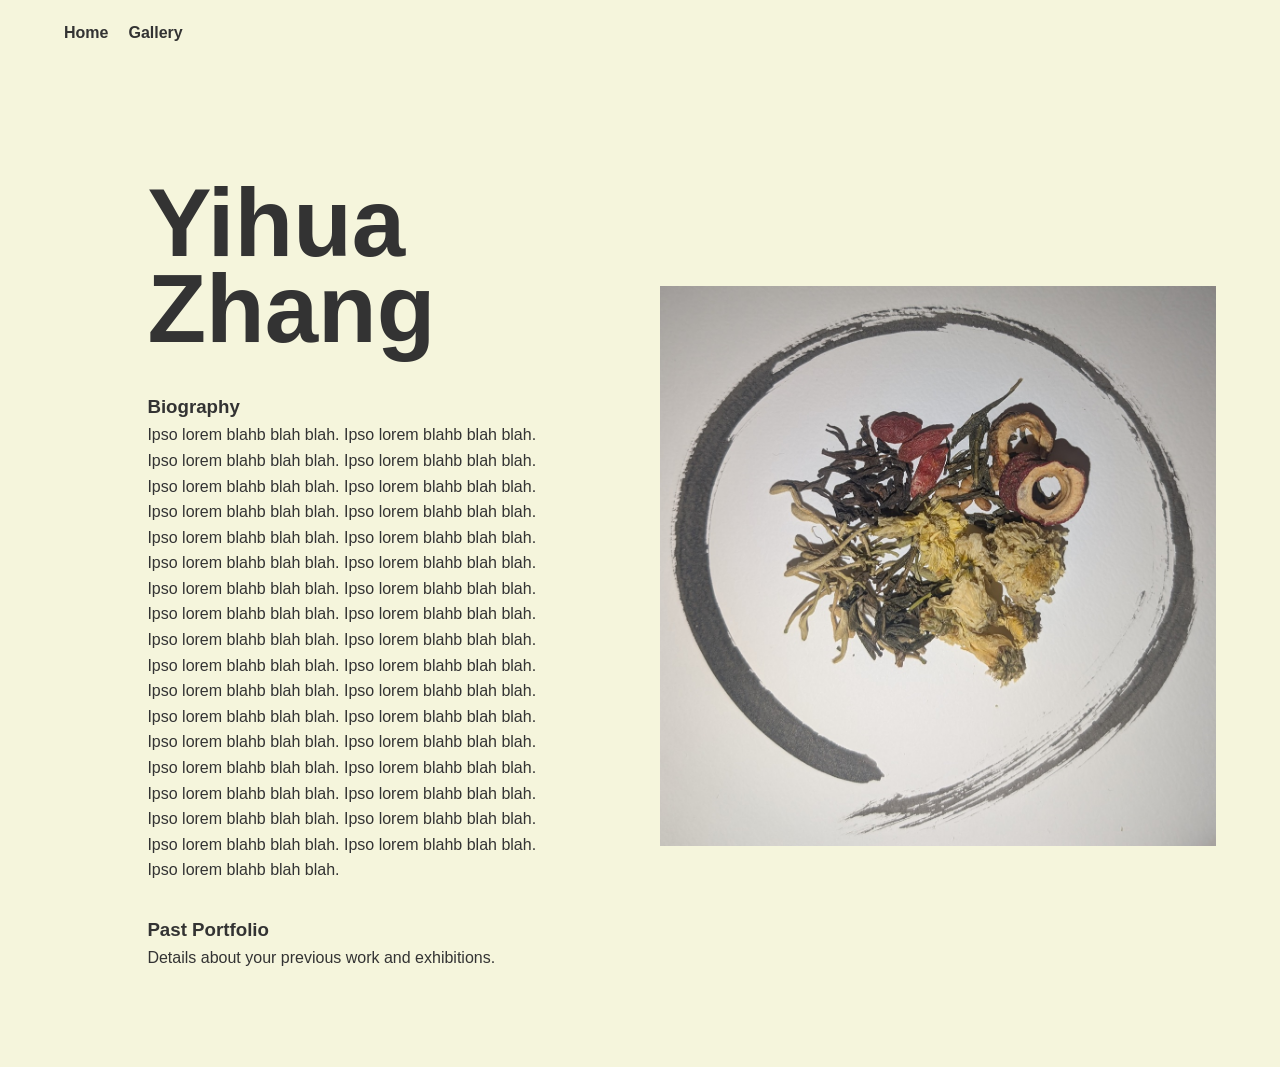
<file: index.html>
<!DOCTYPE html>
<html lang="en">
<head>
    <meta charset="UTF-8">
    <meta name="viewport" content="width=device-width, initial-scale=1.0">
    <title>Yihua Zhang</title>
    <link rel="stylesheet" href="style.css">
</head>
<body class="home-page">
    <nav>
        <a href="index.html">Home</a>
        <a href="gallery.html">Gallery</a>
    </nav>

    <main class="container main-grid">
        <section class="text-content">
            <h1 class="large-name">Yihua Zhang</h1>
            <div class="bio">
                <h3>Biography</h3>
                <p>Ipso lorem blahb blah blah. Ipso lorem blahb blah blah. Ipso lorem blahb blah blah. Ipso lorem blahb blah blah. Ipso lorem blahb blah blah. Ipso lorem blahb blah blah. Ipso lorem blahb blah blah. Ipso lorem blahb blah blah. Ipso lorem blahb blah blah. Ipso lorem blahb blah blah. Ipso lorem blahb blah blah. Ipso lorem blahb blah blah. Ipso lorem blahb blah blah. Ipso lorem blahb blah blah. Ipso lorem blahb blah blah. Ipso lorem blahb blah blah. </p>
                <p>Ipso lorem blahb blah blah. Ipso lorem blahb blah blah. Ipso lorem blahb blah blah. Ipso lorem blahb blah blah. Ipso lorem blahb blah blah. Ipso lorem blahb blah blah. Ipso lorem blahb blah blah. Ipso lorem blahb blah blah. Ipso lorem blahb blah blah. Ipso lorem blahb blah blah. Ipso lorem blahb blah blah. Ipso lorem blahb blah blah. Ipso lorem blahb blah blah. Ipso lorem blahb blah blah. Ipso lorem blahb blah blah. Ipso lorem blahb blah blah. Ipso lorem blahb blah blah. Ipso lorem blahb blah blah. Ipso lorem blahb blah blah. </p>
            </div>
            <div class="portfolio-list">
                <h3>Past Portfolio</h3>
                <p>Details about your previous work and exhibitions.</p>
            </div>
        </section>

        <section class="image-content">
            <img src="tea.jpg" alt="Tea" class="hero-img">
        </section>
    </main>
</body>
</html>
</file>
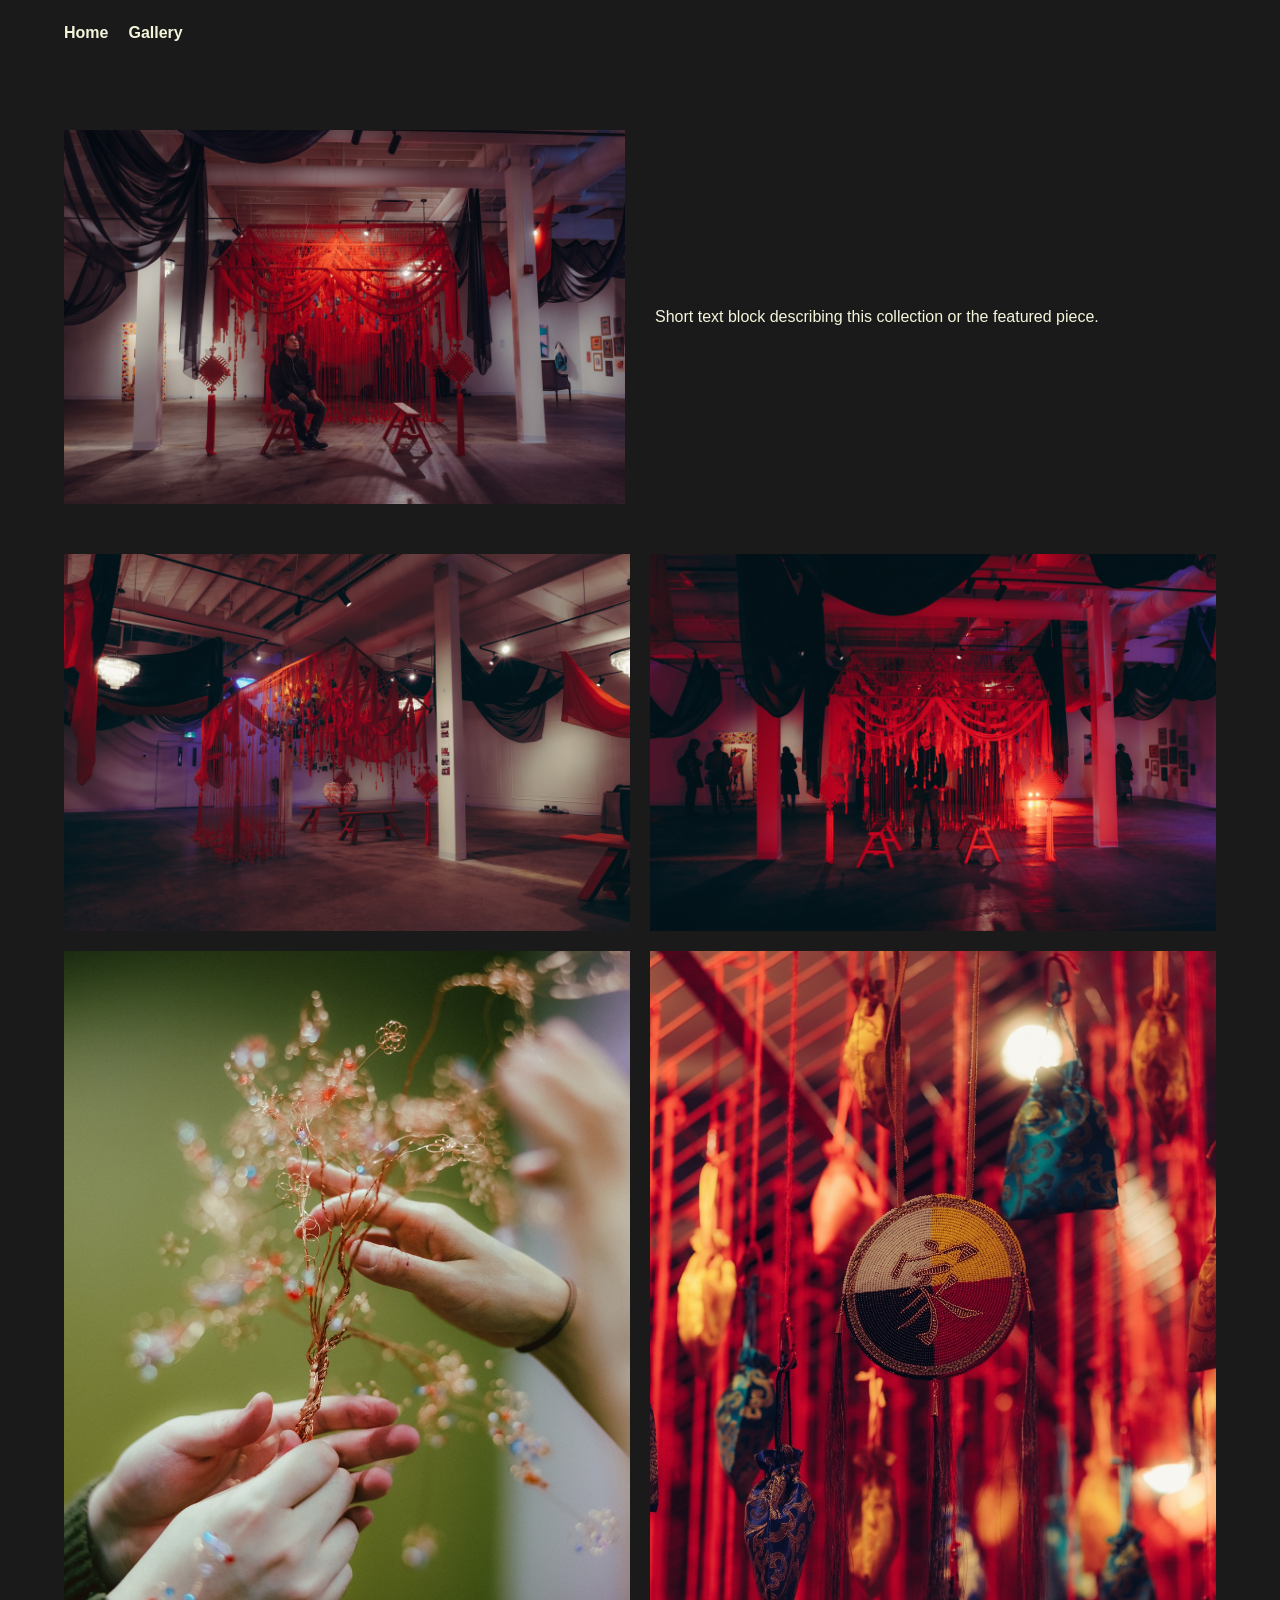
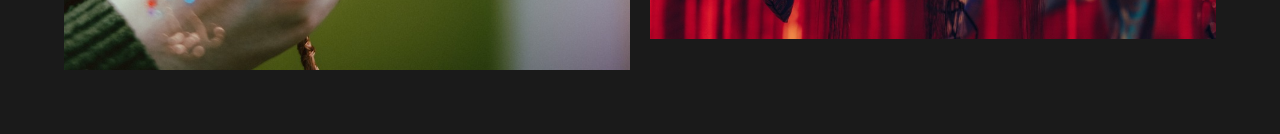
<file: gallery.html>
<!DOCTYPE html>
<html lang="en">
<head>
    <meta charset="UTF-8">
    <meta name="viewport" content="width=device-width, initial-scale=1.0">
    <title>Yihua Zhang | Gallery</title>
    <link rel="stylesheet" href="style.css">
</head>
<body class="gallery-page">
    <nav>
        <a href="index.html">Home</a>
        <a href="gallery.html">Gallery</a>
    </nav>

    <main class="container">
        <div class="featured-row">
            <img src="Homeland7.jpg" alt="Homeland7" class="featured-img">
            <div class="short-text">
                <p>Short text block describing this collection or the featured piece.</p>
            </div>
        </div>

        <div class="gallery-grid">
            <img src="Homeland5.jpg" alt="Homeland 5">
            <img src="Homeland16.jpg" alt="Homeland 16">
            <img src="CopperTreeHands.jpg" alt="CopperTreeHands">
            <img src="Homeland1.jpg" alt="Homeland 1">
        </div>
    </main>
</body>
</html>
</file>
<file: style.css>
/* General Styles */
* { box-sizing: border-box; margin: 0; padding: 0; }
body { font-family: 'Helvetica Neue', Helvetica, Arial, sans-serif; line-height: 1.6; }
.container { padding: 5vw; max-width: 1400px; margin: 0 auto; min-height: 90vh; }
img { width: 100%; height: auto; display: block; object-fit: cover; }

nav { padding: 20px 5vw; display: flex; gap: 20px; }
nav a { text-decoration: none; color: inherit; font-weight: bold; }

/* Page Backgrounds */
.home-page { background-color: #f5f5dc; color: #333; }
.gallery-page { background-color: #1a1a1a; color: #f5f5dc; }

/* --- Updated Home Layout --- */
.main-grid { 
    display: grid; 
    grid-template-columns: 1fr 1fr; 
    gap: 40px; 
    align-items: center; /* Centers the text and image vertically relative to each other */
}

.text-content {
    /* Shifts text to the right and adds space at the top to push it "lower" */
    padding-left: 15%; 
    padding-top: 50px;
    display: flex;
    flex-direction: column;
    justify-content: center;
}

.large-name { 
    font-size: clamp(3rem, 8vw, 6rem); 
    line-height: 0.9; 
    margin-bottom: 2.5rem; 
}

.bio, .portfolio-list {
    max-width: 400px; /* Keeps the text from stretching too wide for easier reading */
    margin-bottom: 2rem;
}

/* --- Gallery Layout --- */
.featured-row { display: grid; grid-template-columns: 1fr 1fr; gap: 30px; margin-bottom: 50px; align-items: center; }
.gallery-grid { display: grid; grid-template-columns: repeat(2, 1fr); gap: 20px; }

/* Responsive adjustments */
@media (max-width: 768px) {
    .main-grid, .featured-row, .gallery-grid {
        grid-template-columns: 1fr;
    }
    .text-content {
        padding-left: 0; /* Resets the "right shift" on mobile so text doesn't look cut off */
        padding-top: 20px;
    }
    .large-name { font-size: 4rem; }
}
</file>
